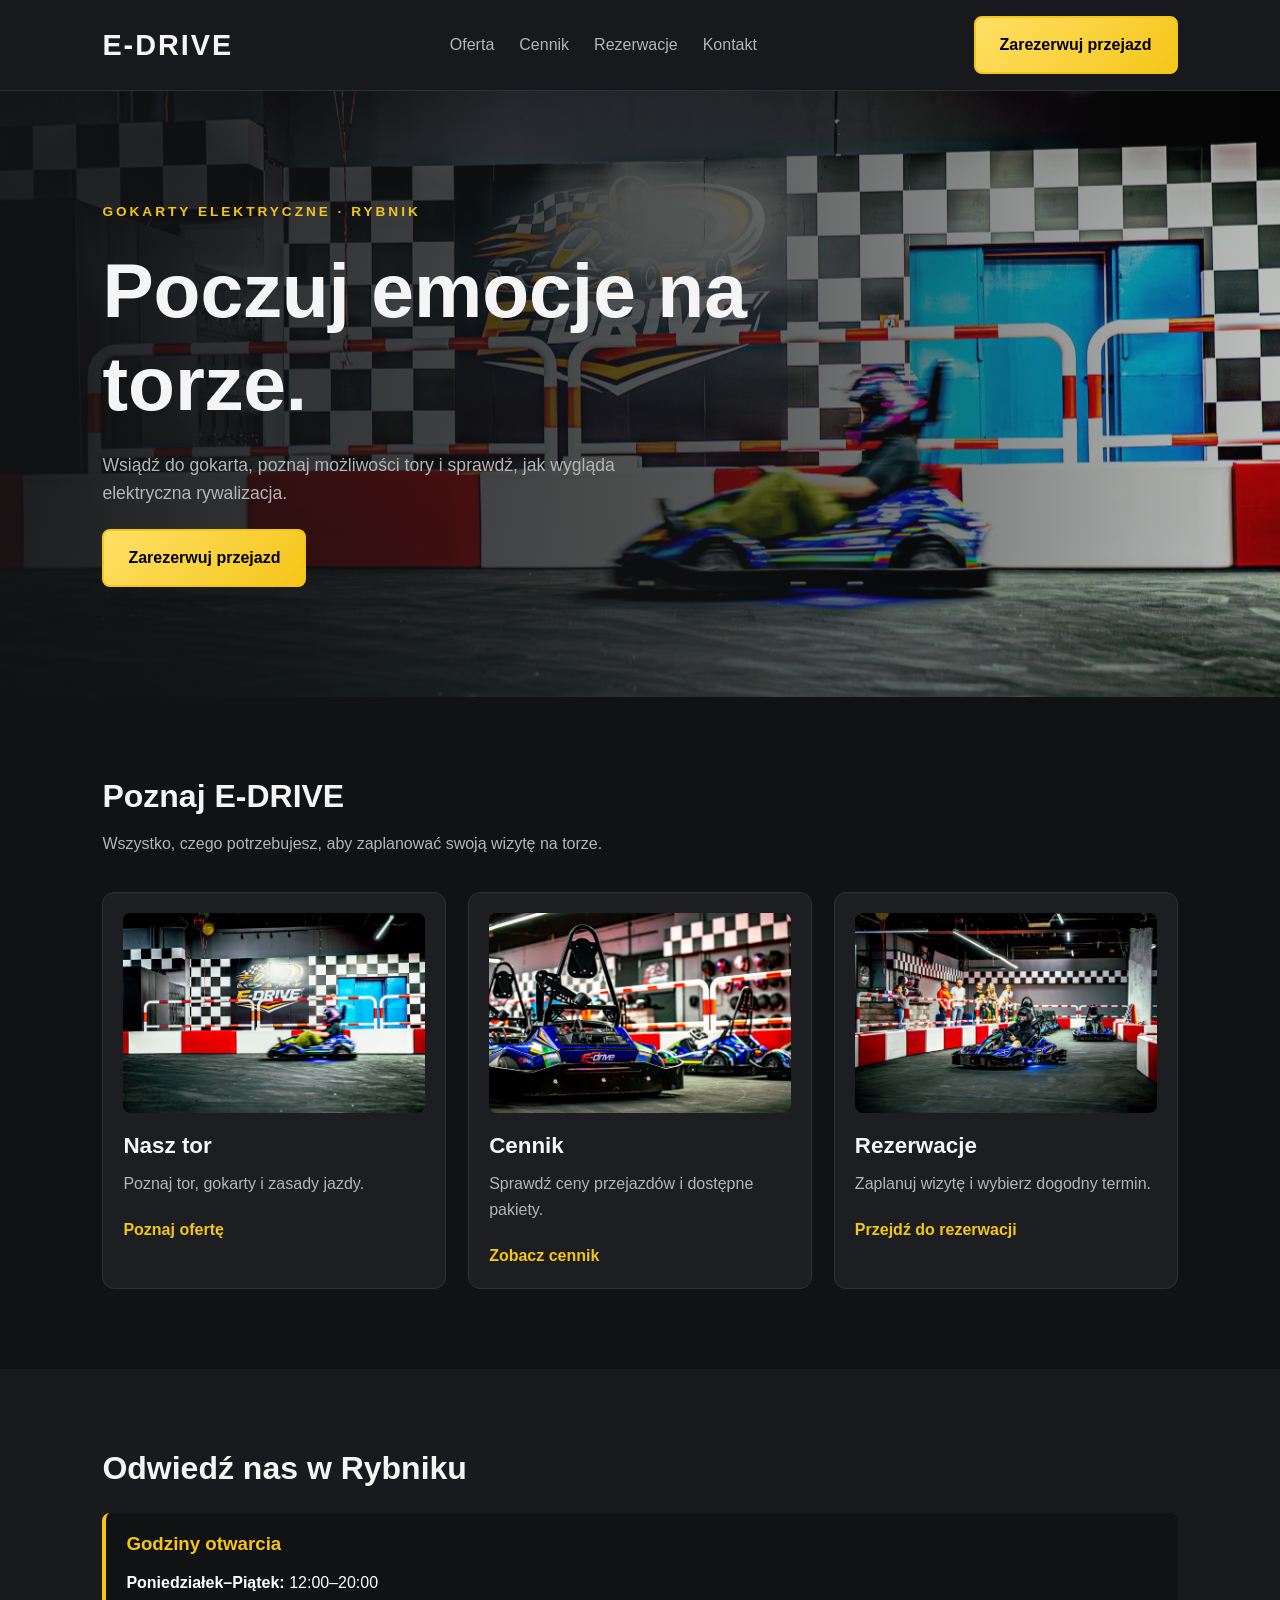
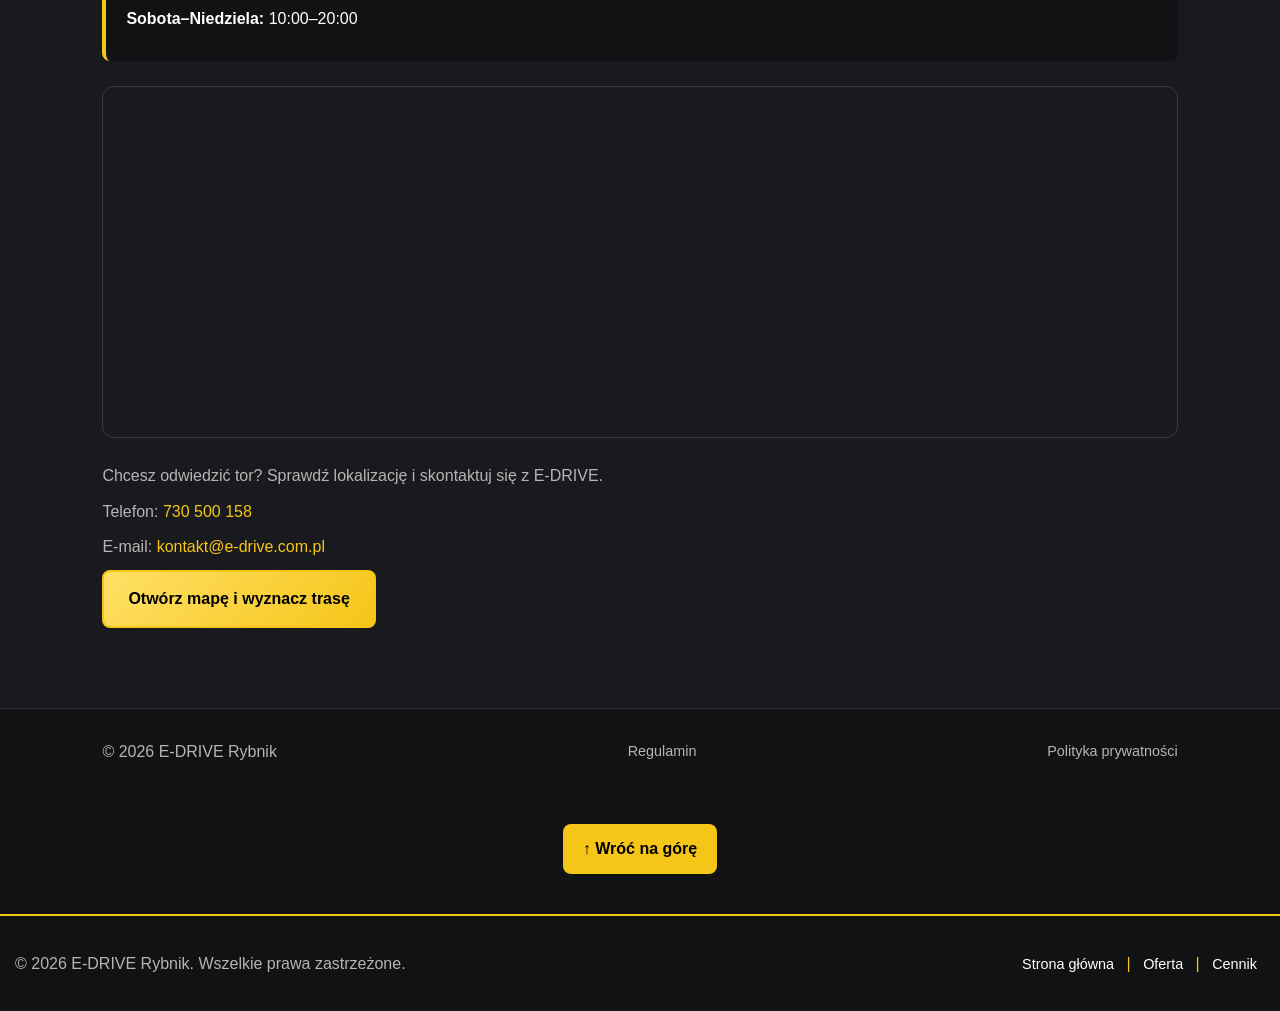
<file: index.html>
<!DOCTYPE html>
<html lang="pl">
<head>
    <meta charset="UTF-8">
    <meta name="viewport" content="width=device-width, initial-scale=1.0">

    <meta name="google-site-verification" content="kq8prH9ZXgGN1BPt8WZwQ8rDGM-I6MIHbJ_zDgy0GCE" />

    <title>E-DRIVE Rybnik – Gokarty elektryczne i tor kartingowy</title>

    <meta name="description" content="E-DRIVE Rybnik – poczuj emocje na torze gokartów elektrycznych. Sprawdź ofertę, cennik, godziny otwarcia i zarezerwuj przejazd.">

    <link rel="stylesheet" href="style.css">

    <link rel="icon" type="image/png" href="images/logo.png">
</head>
<body id="top">
    <!-- NAWIGACJA -->
    <header>
        <nav>
            <a href="index.html" class="logo">E-DRIVE</a>

            <button
                class="menu-toggle"
                type="button"
                aria-expanded="false"
                aria-controls="main-menu"
            >
                ☰ Menu
            </button>

            <ul id="main-menu" class="nav-links">
                <li><a href="#oferta">Oferta</a></li>
                <li><a href="cennik.html">Cennik</a></li>
                <li><a href="#oferta">Rezerwacje</a></li>
                <li><a href="#kontakt">Kontakt</a></li>
            </ul>

            <a href="#rezerwacje" class="button">Zarezerwuj przejazd</a>
        </nav>
    </header>

    <!-- SEKCJA POWITALNA -->
    <main>
        <section class="hero">
            <p class="hero-label">GOKARTY ELEKTRYCZNE · RYBNIK</p>

            <h1>Poczuj emocje na torze.</h1>

            <p>
                Wsiądź do gokarta, poznaj możliwości tory
                i sprawdź, jak wygląda elektryczna rywalizacja.
            </p>

            <a href="#rezerwacje" class="button">Zarezerwuj przejazd</a>
        </section>

        <!-- NAJWAŻNIEJSZE INFORMACJE -->
        <section id="oferta">
            <h2>Poznaj E-DRIVE</h2>

            <p>
                Wszystko, czego potrzebujesz, aby zaplanować
                swoją wizytę na torze.
            </p>

            <div class="info-cards">

                <article class="card">
                    <img src="images/tor.jpg" alt="Tor gokartowy E-DRIVE">
                    <h3>Nasz tor</h3>
                    <p>
                        Poznaj tor, gokarty i zasady jazdy.
                    </p>
                    <a href="oferta.html">Poznaj ofertę</a>
                </article>

                <article class="card" id="cennik">
                    <img src="images/gokart.jpg" alt="Gokart elektryczny">
                    <h3>Cennik</h3>
                    <p>
                        Sprawdź ceny przejazdów i dostępne pakiety.
                    </p>
                    <a href="cennik.html">Zobacz cennik</a>
                </article>

                <article class="card">
                    <img src="images/jazda.jpg" alt="Jazda gokartem na torze">
                    <h3>Rezerwacje</h3>
                    <p>
                        Zaplanuj wizytę i wybierz dogodny termin.
                    </p>
                    <a
                        href="https://e-drive.com.pl/rezerwacja"
                        target="_blank"
                        rel="noopener noreferrer"
                    >
                        Przejdź do rezerwacji
                    </a>
                </article>

            </div>
        </section>

        <!-- KONTAKT -->
        <section id="kontakt">
            <h2>Odwiedź nas w Rybniku</h2>

            <div class="opening-hours">
                <h3>Godziny otwarcia</h3>

                <p>
                    <strong>Poniedziałek–Piątek:</strong>
                    12:00–20:00
                </p>

                <p>
                    <strong>Sobota–Niedziela:</strong>
                    10:00–20:00
                </p>
            </div>

            <div class="map-container">
                <iframe
                    src="https://maps.google.com/maps?q=E-DRIVE%20Rybnik&t=&z=14&ie=UTF8&iwloc=&output=embed"
                    width="100%"
                    height="350"
                    style="border:0;"
                    allowfullscreen=""
                    loading="lazy"
                    referrerpolicy="no-referrer-when-downgrade"
                    title="Mapa dojazdu do E-DRIVE w Rybniku">
                </iframe>
            </div>

            <p>
                Chcesz odwiedzić tor? Sprawdź lokalizację
                i skontaktuj się z E-DRIVE.
            </p>

            <p>
                Telefon:
                <a href="tel:+48730500158">730 500 158</a>
            </p>

            <p>
                E-mail:
                <a href="mailto:kontakt@e-drive.com.pl">
                    kontakt@e-drive.com.pl
                </a>
            </p>

            <a
                href="https://www.google.com/maps/search/?api=1&query=E-DRIVE+Rybnik"
                class="button"
                target="_blank"
                rel="noopener noreferrer"
            >
                Otwórz mapę i wyznacz trasę
            </a>
        </section>
    </main>

    <!-- STOPKA -->
    <footer>
        <p>&copy; 2026 E-DRIVE Rybnik</p>

        <a href="regulamin.html">Regulamin</a>
        <a href="polityka-prywatności.html">Polityka prywatności</a>
    </footer>

    <a href="#top" class="back-to-top">↑ Wróć na górę</a>
    <footer class="site-footer">
        <p>&copy; 2026 E-DRIVE Rybnik. Wszelkie prawa zastrzeżone.</p>
        <p>
            <a href="index.html">Strona główna</a>
            <span>|</span>
            <a href="oferta.html">Oferta</a>
            <span>|</span>
            <a href="cennik.html">Cennik</a>
        </p>
    </footer>
    <script src="script.js"></script>
</body>
</html>
</file>
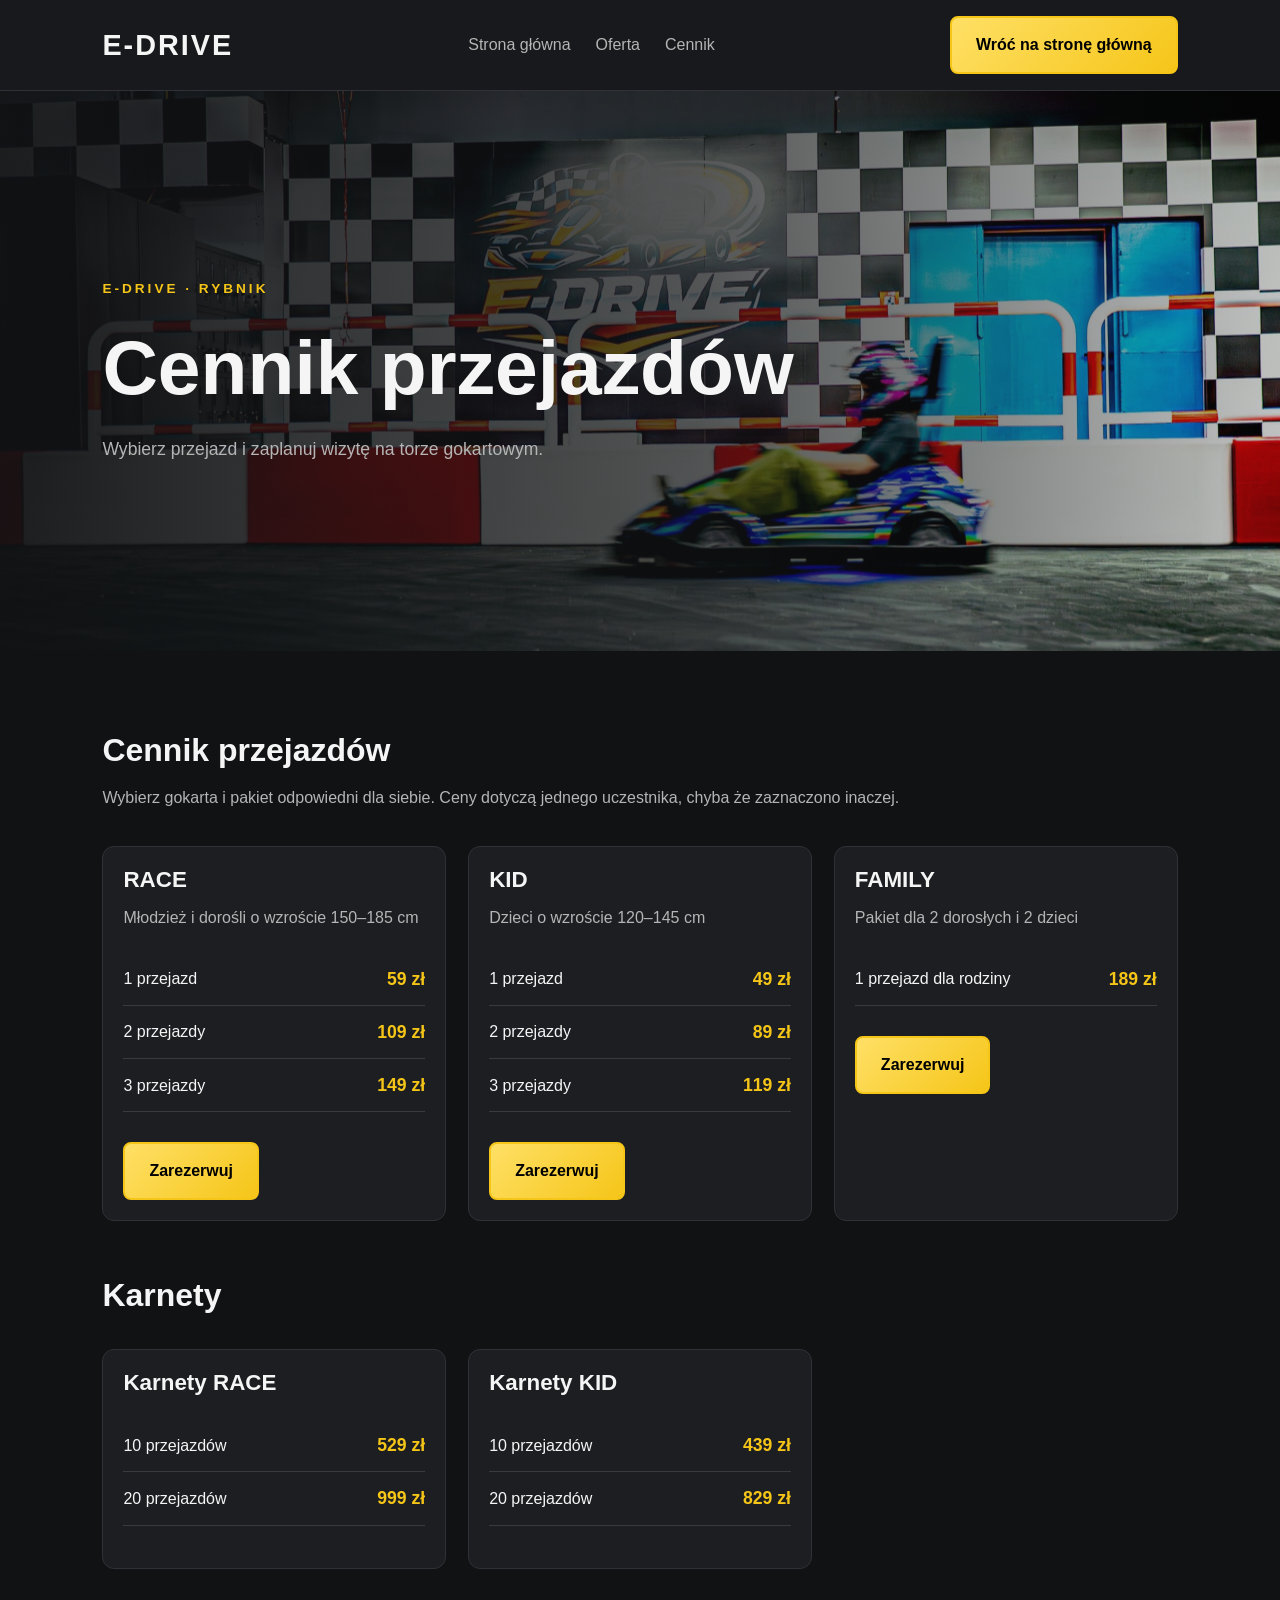
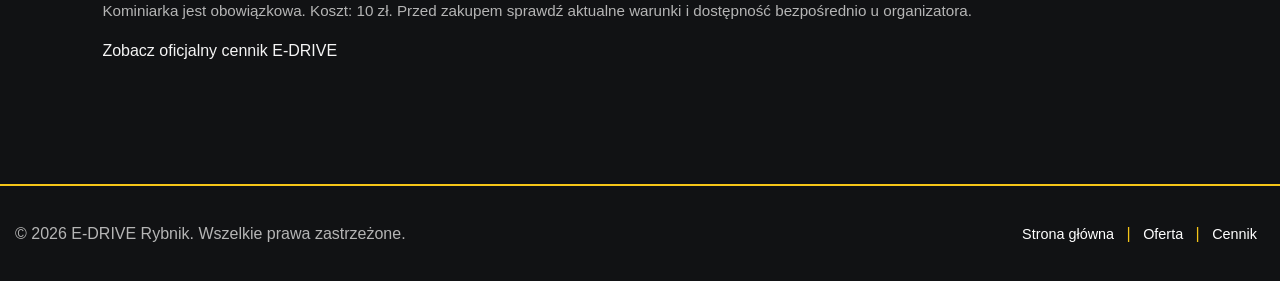
<file: cennik.html>
<!DOCTYPE html>
<html lang="pl">

<head>
    <meta charset="UTF-8">
    <meta name="viewport" content="width=device-width, initial-scale=1.0">

    <title>Cennik gokartów elektrycznych | E-DRIVE Rybnik</title>

    <meta
        name="description"
        content="Poznaj ceny jazdy gokartami elektrycznymi w E-DRIVE Rybnik. Sprawdź dostępne pakiety przejazdów i wybierz opcję dla siebie."
    >

    <link rel="stylesheet" href="style.css">

    <link rel="icon" type="image/png" href="images/logo.png">
</head>

<body>

    <header>
        <nav>
            <a href="index.html" class="logo">E-DRIVE</a>

            <ul>
                <li><a href="index.html">Strona główna</a></li>
                <li><a href="oferta.html">Oferta</a></li>
                <li><a href="cennik.html">Cennik</a></li>
            </ul>

            <a href="index.html" class="button">
                Wróć na stronę główną
            </a>
        </nav>
    </header>

    <main>
        <section class="hero">
            <p class="hero-label">E-DRIVE · RYBNIK</p>

            <h1>Cennik przejazdów</h1>

            <p>
                Wybierz przejazd i zaplanuj wizytę
                na torze gokartowym.
            </p>
        </section>

        <section class="pricing">
            <h2>Cennik przejazdów</h2>

            <p class="pricing-intro">
                Wybierz gokarta i pakiet odpowiedni dla siebie.
                Ceny dotyczą jednego uczestnika, chyba że zaznaczono inaczej.
            </p>

            <div class="info-cards">

                <article class="card">
                    <h3>RACE</h3>
                    <p>Młodzież i dorośli o wzroście 150–185 cm</p>

                    <ul class="price-list">
                        <li><span>1 przejazd</span><strong>59 zł</strong></li>
                        <li><span>2 przejazdy</span><strong>109 zł</strong></li>
                        <li><span>3 przejazdy</span><strong>149 zł</strong></li>
                    </ul>

                    <a class="button" href="https://e-drive.com.pl/rezerwacja">
                        Zarezerwuj
                    </a>
                </article>

                <article class="card">
                    <h3>KID</h3>
                    <p>Dzieci o wzroście 120–145 cm</p>

                    <ul class="price-list">
                        <li><span>1 przejazd</span><strong>49 zł</strong></li>
                        <li><span>2 przejazdy</span><strong>89 zł</strong></li>
                        <li><span>3 przejazdy</span><strong>119 zł</strong></li>
                    </ul>

                    <a class="button" href="https://e-drive.com.pl/rezerwacja">
                        Zarezerwuj
                    </a>
                </article>

                <article class="card">
                    <h3>FAMILY</h3>
                    <p>Pakiet dla 2 dorosłych i 2 dzieci</p>

                    <ul class="price-list">
                        <li><span>1 przejazd dla rodziny</span><strong>189 zł</strong></li>
                    </ul>

                    <a class="button" href="https://e-drive.com.pl/rezerwacja">
                        Zarezerwuj
                    </a>
                </article>

            </div>

            <h2 class="passes-heading">Karnety</h2>

            <div class="info-cards">

                <article class="card">
                    <h3>Karnety RACE</h3>

                    <ul class="price-list">
                        <li><span>10 przejazdów</span><strong>529 zł</strong></li>
                        <li><span>20 przejazdów</span><strong>999 zł</strong></li>
                    </ul>
                </article>

                <article class="card">
                    <h3>Karnety KID</h3>

                    <ul class="price-list">
                        <li><span>10 przejazdów</span><strong>439 zł</strong></li>
                        <li><span>20 przejazdów</span><strong>829 zł</strong></li>
                    </ul>
                </article>

            </div>

            <p class="pricing-note">
                Kominiarka jest obowiązkowa. Koszt: 10 zł.
                Przed zakupem sprawdź aktualne warunki i dostępność
                bezpośrednio u organizatora.
            </p>

            <a
                href="https://e-drive.com.pl/cennik/"
                target="_blank"
                rel="noopener noreferrer"
            >
                Zobacz oficjalny cennik E-DRIVE
            </a>
        </section>
    </main>

    <footer class="site-footer">
        <p>&copy; 2026 E-DRIVE Rybnik. Wszelkie prawa zastrzeżone.</p>
        <p>
            <a href="index.html">Strona główna</a>
            <span>|</span>
            <a href="oferta.html">Oferta</a>
            <span>|</span>
            <a href="cennik.html">Cennik</a>
        </p>
    </footer>

</body>
</html>
</file>
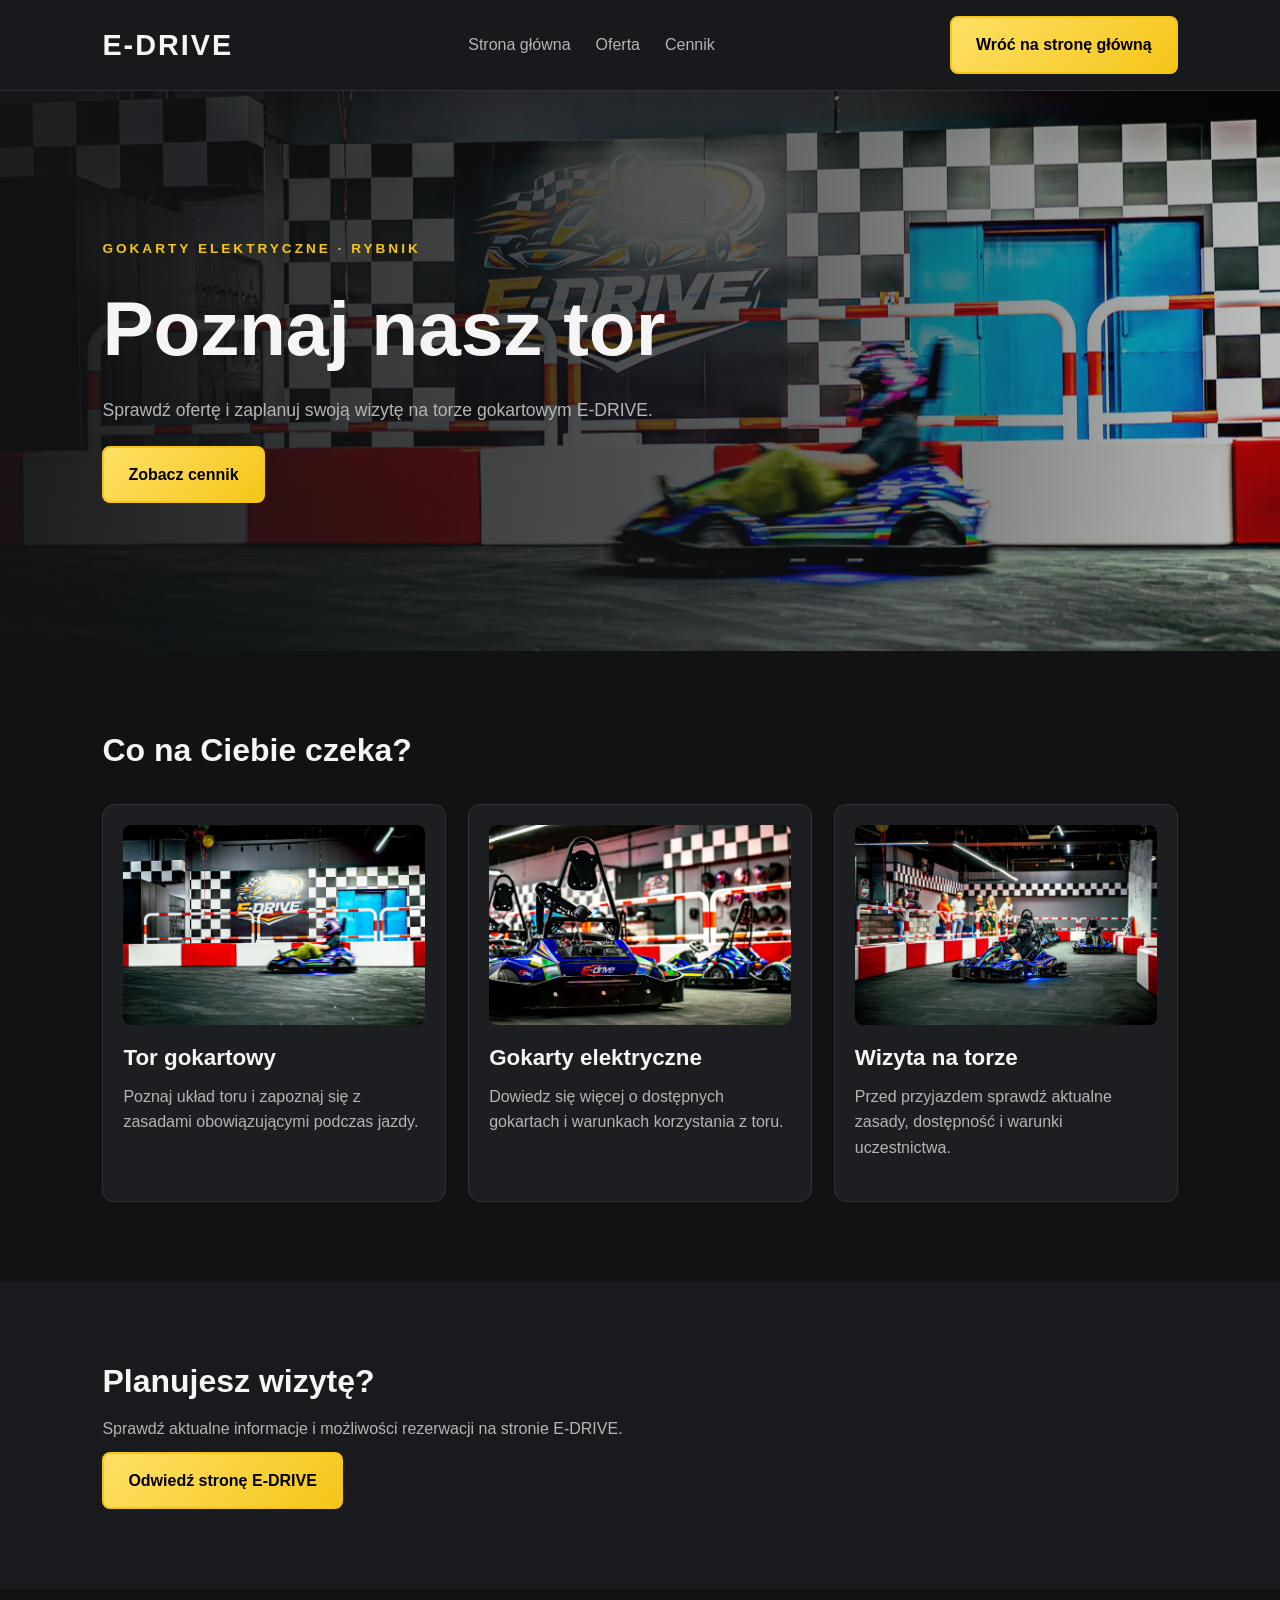
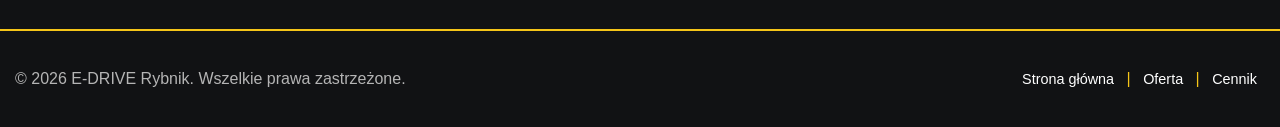
<file: oferta.html>
<!DOCTYPE html>
<html lang="pl">

<head>
    <meta charset="UTF-8">
    <meta name="viewport" content="width=device-width, initial-scale=1.0">

    <title>Oferta i atrakcje | E-DRIVE Rybnik</title>

    <meta
        name="description"
        content="Odkryj ofertę E-DRIVE Rybnik – jazda gokartami elektrycznymi, emocje na torze i atrakcje dla miłośników kartingu. Sprawdź szczegóły."
    >

    <link rel="stylesheet" href="style.css">

    <link rel="icon" type="image/png" href="images/logo.png">
</head>

<body>

    <header>
        <nav>
            <a href="index.html" class="logo">E-DRIVE</a>

            <ul>
                <li><a href="index.html">Strona główna</a></li>
                <li><a href="oferta.html">Oferta</a></li>
                <li><a href="cennik.html">Cennik</a></li>
            </ul>

            <a href="index.html" class="button">
                Wróć na stronę główną
            </a>
        </nav>
    </header>

    <main>

        <section class="hero">
            <p class="hero-label">GOKARTY ELEKTRYCZNE · RYBNIK</p>

            <h1>Poznaj nasz tor</h1>

            <p>
                Sprawdź ofertę i zaplanuj swoją wizytę
                na torze gokartowym E-DRIVE.
            </p>

            <a href="cennik.html" class="button">
                Zobacz cennik
            </a>
        </section>

        <section>
            <h2>Co na Ciebie czeka?</h2>

            <div class="info-cards">

                <article class="card">
                    <img
                        src="images/tor.jpg"
                        alt="Tor gokartowy E-DRIVE"
                    >

                    <h3>Tor gokartowy</h3>

                    <p>
                        Poznaj układ toru i zapoznaj się
                        z zasadami obowiązującymi podczas jazdy.
                    </p>
                </article>

                <article class="card">
                    <img
                        src="images/gokart.jpg"
                        alt="Gokart elektryczny"
                    >

                    <h3>Gokarty elektryczne</h3>

                    <p>
                        Dowiedz się więcej o dostępnych gokartach
                        i warunkach korzystania z toru.
                    </p>
                </article>

                <article class="card">
                    <img
                        src="images/jazda.jpg"
                        alt="Jazda gokartem na torze"
                    >

                    <h3>Wizyta na torze</h3>

                    <p>
                        Przed przyjazdem sprawdź aktualne zasady,
                        dostępność i warunki uczestnictwa.
                    </p>
                </article>

            </div>
        </section>

        <section id="kontakt">
            <h2>Planujesz wizytę?</h2>

            <p>
                Sprawdź aktualne informacje i możliwości
                rezerwacji na stronie E-DRIVE.
            </p>

            <a
                href="https://e-drive.com.pl/"
                class="button"
                target="_blank"
                rel="noopener noreferrer"
            >
                Odwiedź stronę E-DRIVE
            </a>
        </section>

    </main>

    <footer class="site-footer">
        <p>&copy; 2026 E-DRIVE Rybnik. Wszelkie prawa zastrzeżone.</p>
        <p>
            <a href="index.html">Strona główna</a>
            <span>|</span>
            <a href="oferta.html">Oferta</a>
            <span>|</span>
            <a href="cennik.html">Cennik</a>
        </p>
    </footer>

</body>
</html>
</file>
<file: style.css>
/* =================================
    1. USTAWIENIA GLOBALNE
================================= */

* {
    margin: 0;
    padding: 0;
    box-sizing: border-box;
}

:root {
    --color-bg: #111214;
    --color-surface: #1c1e22;
    --color-text: #f5f5f5;
    --color-muted: #b5b5b5;
    --color-accent: #f5c518;
    --color-dark: #111214;
}

html {
    scroll-behavior: smooth;
    scroll-padding-top: 100px;
}

body {
    font-family: Arial, Helvetica, sans-serif;
    background-color: var(--color-bg);
    color: var(--color-text);
    line-height: 1.6;
}

a {
    color: inherit;
    text-decoration: none;
}

section {
    padding: 80px 8%;
}

h1,
h2,
h3 {
    line-height: 1.2;
}

h2 {
    font-size: 2rem;
    margin-bottom: 16px;
}

p {
    color: var(--color-muted);
}


/* =================================
    2. NAGŁÓWEK I MENU
================================= */

header {
    background-color: #18191c;
    border-bottom: 1px solid #303136;
}

nav {
    min-height: 80px;
    padding: 16px 8%;
    display: flex;
    align-items: center;
    justify-content: space-between;
    gap: 30px;
}

.logo {
    font-size: 1.8rem;
    font-weight: 900;
    letter-spacing: 2px;
}

nav ul {
    list-style: none;
    display: flex;
    align-items: center;
    gap: 25px;
}

nav ul a {
    color: var(--color-muted);
    transition: color 0.2s;
}

nav ul a:hover {
    color: var(--color-accent);
}


/* =================================
    3. PRZYCISKI
================================= */

.button {
    display: inline-block;
    padding: 14px 24px;

    background: linear-gradient(
        135deg,
        #ffe066,
        var(--color-accent)
    );

    color: var(--color-dark);
    font-weight: 800;
    border: 2px solid var(--color-accent);
    border-radius: 8px;
    text-align: center;
    cursor: pointer;

    transition:
        transform 0.2s ease,
        box-shadow 0.2s ease,
        background-color 0.2s ease;
}

.button:hover {
    transform: translateY(-2px);
    box-shadow: 0 8px 20px rgba(245, 197, 24, 0.2);
}

.button:active {
    transform: translateY(0);
}

.button:focus-visible {
    outline: 3px solid white;
    outline-offset: 4px;
}


/* =================================
    4. SEKCJA POWITALNA
================================= */

.hero {
    min-height: 560px;
    padding: 110px 8%;

    display: flex;
    flex-direction: column;
    align-items: flex-start;
    justify-content: center;
    gap: 22px;

    background:
        linear-gradient(
            90deg,
            rgba(17, 18, 20, 0.95) 0%,
            rgba(17, 18, 20, 0.70) 55%,
            rgba(17, 18, 20, 0.25) 100%
        ),
        url("images/tor.jpg") center / cover no-repeat;
}

.hero-label {
    color: var(--color-accent);
    font-size: 0.85rem;
    font-weight: 700;
    letter-spacing: 3px;
}

.hero h1 {
    max-width: 750px;
    font-size: clamp(2.5rem, 6vw, 4.8rem);
    font-weight: 900;
}

.hero > p:not(.hero-label) {
    max-width: 580px;
    font-size: 1.1rem;
}


/* =================================
    5. KARTY INFORMACJI
================================= */

.info-cards {
    display: grid;
    grid-template-columns: repeat(3, minmax(0, 1fr));
    gap: 22px;
    margin-top: 35px;
}

.card {
    padding: 20px;
    background-color: var(--color-surface);
    border: 1px solid #303136;
    border-radius: 12px;
    overflow: hidden;

    transition:
        transform 0.25s ease,
        border-color 0.25s ease,
        box-shadow 0.25s ease;
}

.card:hover {
    transform: translateY(-5px);
    border-color: var(--color-accent);
    box-shadow: 0 12px 30px rgba(0, 0, 0, 0.25);
}

.card h3 {
    margin-bottom: 12px;
    font-size: 1.4rem;
}

.card p {
    margin-bottom: 20px;
}

.card a {
    color: var(--color-accent);
    font-weight: 700;
}


/* =================================
    6. KONTAKT
================================= */

#kontakt {
    background-color: #191a1e;
}

#kontakt p {
    margin-bottom: 10px;
}

#kontakt a:not(.button) {
    color: var(--color-accent);
}


/* =================================
    7. STOPKA
================================= */

footer {
    padding: 30px 8%;
    display: flex;
    justify-content: space-between;
    align-items: center;
    flex-wrap: wrap;
    gap: 15px;
    border-top: 1px solid #303136;
}

footer a {
    color: var(--color-muted);
    font-size: 0.9rem;
}

footer a:hover {
    color: var(--color-accent);
}


/* =================================
    8. TELEFONY I TABLETY
================================= */

@media (max-width: 900px) {
    nav {
        flex-wrap: wrap;
    }

    nav ul {
        gap: 15px;
        flex-wrap: wrap;
    }

    .info-cards {
        grid-template-columns: repeat(2, minmax(0, 1fr));
    }
}

@media (max-width: 600px) {
    nav {
        padding: 20px 6%;
        gap: 18px;
    }

    nav ul {
        width: 100%;
        gap: 12px 18px;
    }

    nav ul a {
        font-size: 0.9rem;
    }

    nav > .button {
        width: 100%;
    }

    .hero {
        min-height: 400px;
        padding: 75px 6%;
    }

    .hero h1 {
        font-size: 2.6rem;
    }

    section {
        padding: 55px 6%;
    }

    .info-card {
        grid-template-columns: 1fr;
    }

    footer {
        padding: 25px 6%;
        flex-direction: column;
        align-items: flex-start;
    }
}

/* Przycisk menu - domyślnie ukryty na komputerach */
.menu-toggle {
    display: none;
    padding: 10px 14px;
    background: transparent;
    color: var(--color-text);
    border: 1px solid #45464b;
    border-radius: 5px;
    font-size: 1rem;
    cursor: pointer;
}

/* Nawigacja na telefonach */
@media (max-width: 600px) {
    nav {
        position: relative;
        padding: 20px 6%;
        display: flex;
        flex-wrap: wrap;
        justify-content: space-between;
        gap: 16px;
    }

    .menu-toggle {
        display: block;
    }

    nav ul.nav-links {
        display: none;
        width: 100%;
        flex-direction: column;
        align-items: flex-start;
        gap: 0;
        order: 3;
    }

    nav ul.nav-links.is-open {
        display: flex;
    }

    nav ul.nav-links li {
        width: 100%;
    }

    nav ul.nav-links a {
        display: block;
        width: 100%;
        padding: 12px 0;
    }

    nav > .button {
        width: 100%;
        order: 4;
    }
}

/* TEST MENU */
@media (max-width: 600px) {
    nav ul.nav-links.is-open {
        display: flex !important;
        flex-direction: column;
        width: 100%;
        background-color: #1c1e22;
        padding: 15px;
    }
}

/* Zdjęcia w kartach */
.card img {
    display: block;
    width: 100%;
    height: 200px;
    object-fit: cover;
    border-radius: 8px;
    margin-bottom: 20px;
}

/* CENNIK */

.pricing-intro {
    margin-bottom: 30px;
}

.price-list {
    list-style: none;
    margin: 22px 0;
}

.price-list li {
    display: flex;
    justify-content: space-between;
    align-items: center;
    gap: 12px;
    padding: 12px 0;
    border-bottom: 1px solid #383a40;
}

.price-list strong {
    color: var(--color-accent);
    white-space: nowrap;
    font-size: 1.1rem;
}

.price-list + .button {
    margin-top: 8px;
}

.passes-heading {
    margin-top: 55px;
}

.pricing-note {
    margin: 30px 0 15px;
    font-size: 0.95rem;
}

.button,
a.button,
button {
    color: #000000 !important;
}

@media (max-width: 600px) {
    .pricing .info-cards {
        display: grid !important;
        grid-template-columns: 1fr !important;
        gap: 20px;
    }

    .pricing .info-cards .card {
        width: 100%;
        box-sizing: border-box;
    }

    .price-list li {
        font-size: 0.95rem;
    }
}

.info-cards .card {
    transition: transform 0.2s ease, box-shadow 0.2s ease;
}

.info-cards .card:hover {
    transform: translateY(-5px);
    box-shadow: 0 10px 25px rgba(0, 0, 0, 0.25);
}

nav > .button {
    background-color: var(--color-accent);
    color: #000000 !important;
    font-weight: 700;
    text-decoration: none;
    transition: transform 0.2s ease;
}

nav > .button:hover {
    transform: translateY(-2px);
}

.opening-hours {
    margin: 25px 0;
    padding: 20px;
    background-color: var(--color-dark);
    border-left: 4px solid var(--color-accent);
    border-radius: 8px;
}

.opening-hours h3 {
    margin-bottom: 15px;
    color: var(--color-accent);
}

.opening-hours p {
    margin: 8px 0;
    color: #ffffff;
}

.opening-hours strong {
    color: #ffffff;
}

.map-container {
    width: 100%;
    margin: 25px 0;
    overflow: hidden;
    border-radius: 12px;
    border: 1px solid #383a40;
}

.map-container iframe {
    display: block;
    width: 100%;
    height: 350px;
}

.back-to-top {
    display: block;
    width: fit-content;
    margin: 30px auto;
    padding: 12px 20px;
    background-color: var(--color-accent);
    color: #000000 !important;
    text-decoration: none;
    font-weight: 700;
    border-radius: 8px;
    transition: transform 0.2s ease;
}

.back-to-top:hover {
    transform: translateY(-3px);
}

.site-footer {
    padding: 25px 15px;
    margin-top: 40px;
    background-color: var(--color-dark);
    border-top: 2px solid var(--color-accent);
    text-align: center;
    color: #ffffff;
}

.site-footer p {
    margin: 10px 0;
}

.site-footer a {
    color: #ffffff;
    text-decoration: none;
    margin: 0 8px;
    transition: color 0.2s ease;
}

.site-footer a:hover {
    color: var(--color-accent);
}

.site-footer span {
    color: var(--color-accent);
}
</file>
